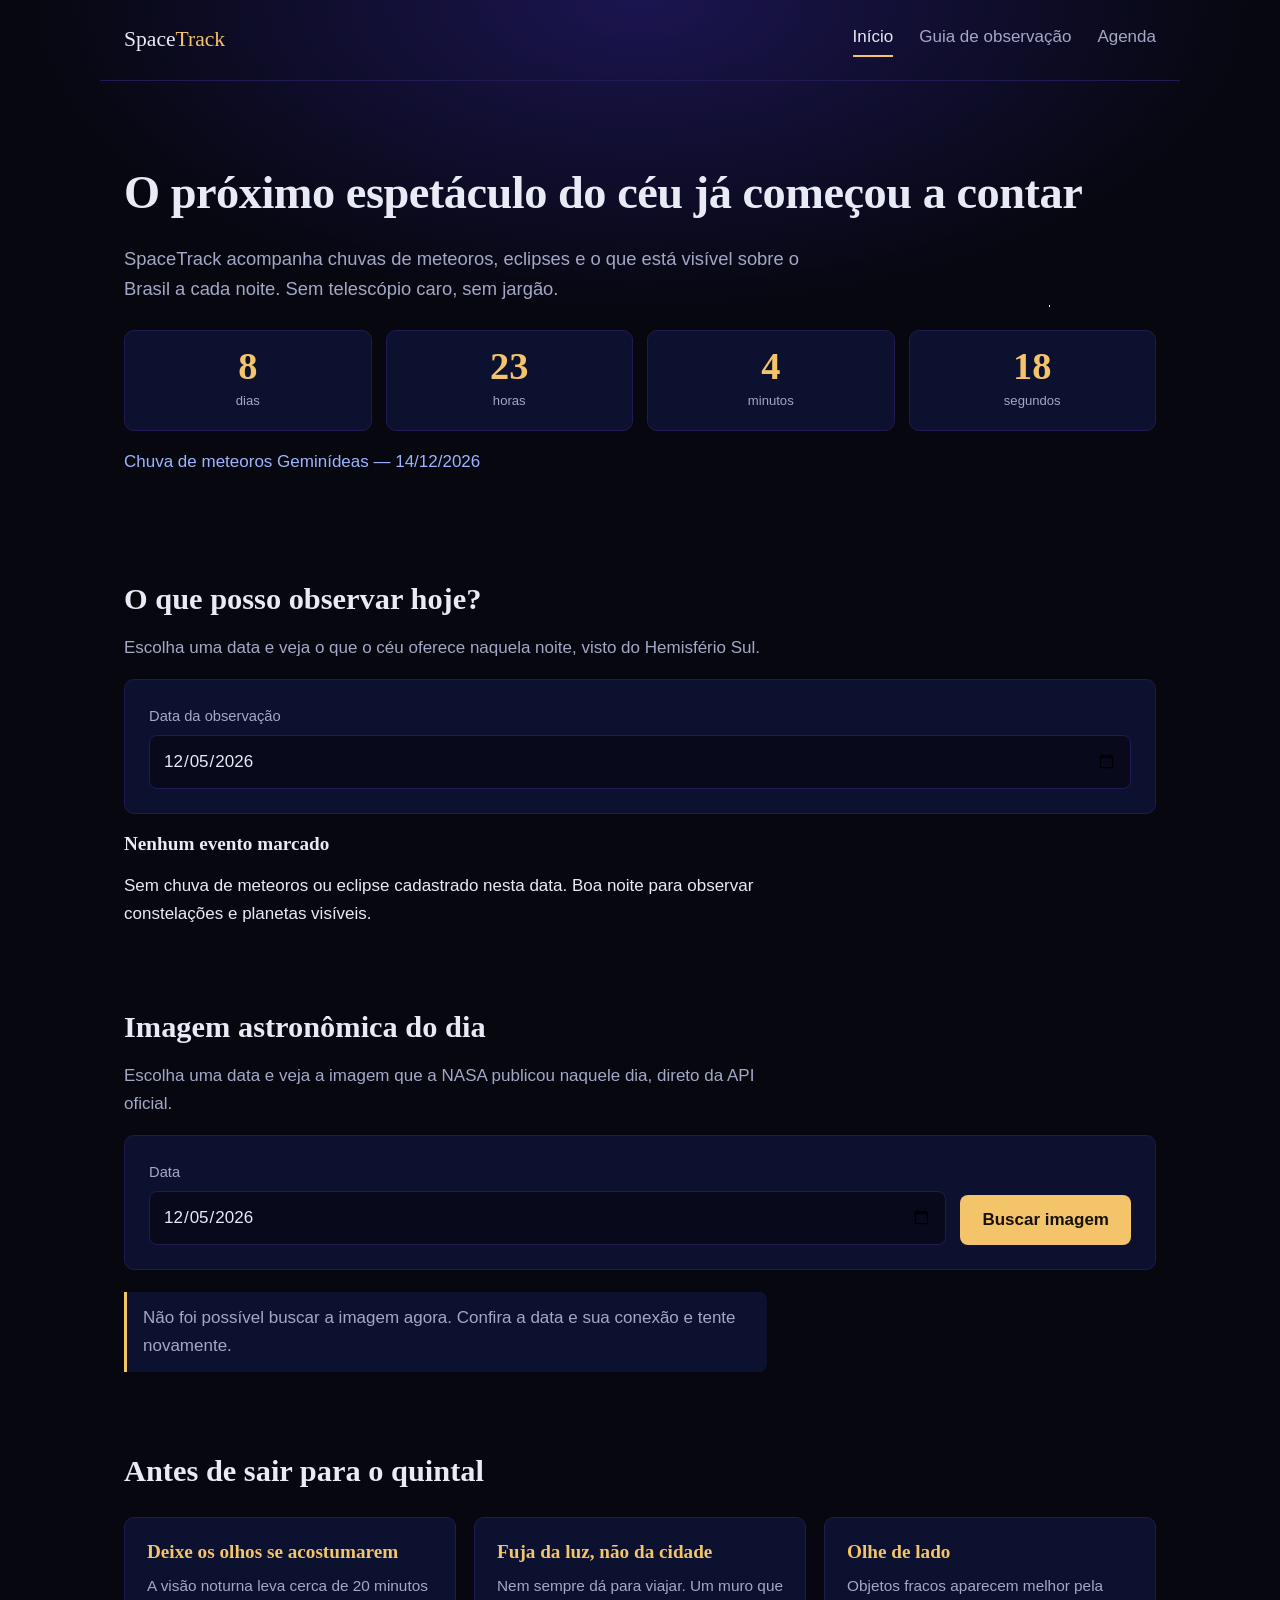
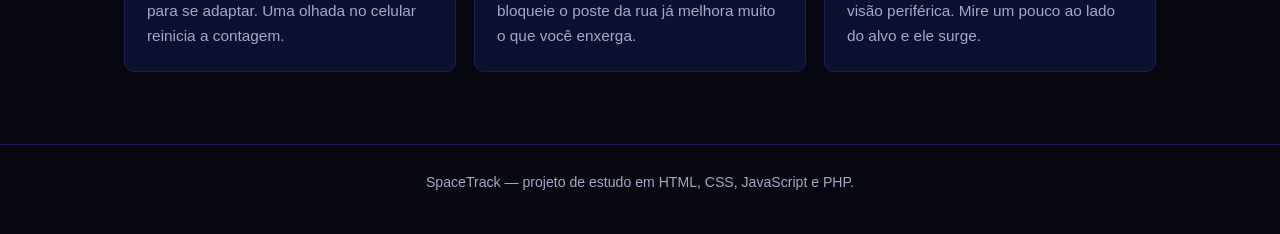
<file: SPACE-TRACK/index.html>
<!DOCTYPE html>
<html lang="pt-BR">
<head>
  <meta charset="UTF-8">
  <meta name="viewport" content="width=device-width, initial-scale=1.0">
  <title>SpaceTrack — Rastreador Espacial</title>
  <meta name="description" content="Acompanhe eventos astronômicos e descubra o que dá para observar no céu em cada noite.">
  <link rel="stylesheet" href="css/style.css">
</head>
<body>

  <!-- ===== Cabeçalho e navegação (igual nas três páginas) ===== -->
  <header class="topo">
    <a class="marca" href="index.html">Space<span>Track</span></a>
    <nav class="menu">
      <a href="index.html" class="ativo">Início</a>
      <a href="pages/guia.html">Guia de observação</a>
      <a href="pages/eventos.php">Agenda</a>
    </nav>
  </header>

  <main class="conteudo">

    <!-- ===== Hero: a contagem é o primeiro elemento a chamar atenção ===== -->
    <section class="hero">
      <h1>O próximo espetáculo do céu já começou a contar</h1>
      <p class="chamada">
        SpaceTrack acompanha chuvas de meteoros, eclipses e o que está visível
        sobre o Brasil a cada noite. Sem telescópio caro, sem jargão.
      </p>

      <!-- Os números são preenchidos pelo script.js -->
      <div class="contagem" id="contagem">
        <div><strong id="c-dias">—</strong><small>dias</small></div>
        <div><strong id="c-horas">—</strong><small>horas</small></div>
        <div><strong id="c-minutos">—</strong><small>minutos</small></div>
        <div><strong id="c-segundos">—</strong><small>segundos</small></div>
      </div>

      <p class="alvo-contagem" id="alvo-contagem">Calculando o próximo evento…</p>
    </section>

    <!-- ===== Ferramenta de observação por data ===== -->
    <section class="secao">
      <h2>O que posso observar hoje?</h2>
      <p>Escolha uma data e veja o que o céu oferece naquela noite, visto do Hemisfério Sul.</p>

      <div class="observador">
        <div class="campo">
          <label for="data-observacao">Data da observação</label>
          <input type="date" id="data-observacao">
        </div>
      </div>

      <!-- O JavaScript escreve a resposta aqui -->
      <div id="resultado-observacao"></div>
    </section>

    <!-- ===== API da NASA (APOD): imagem astronômica do dia ===== -->
    <section class="secao">
      <h2>Imagem astronômica do dia</h2>
      <p>Escolha uma data e veja a imagem que a NASA publicou naquele dia, direto da API oficial.</p>

      <div class="observador">
        <div class="campo">
          <label for="data-nasa">Data</label>
          <input type="date" id="data-nasa" min="1995-06-16">
        </div>
        <button type="button" class="botao" id="botao-nasa">Buscar imagem</button>
      </div>

      <!-- Mensagem de erro: o JavaScript mostra aqui se a busca falhar -->
      <p class="aviso" id="mensagem-nasa" hidden></p>

      <!-- Resultado: o JavaScript preenche e exibe este bloco -->
      <article class="nasa" id="resultado-nasa" hidden>
        <h3 id="titulo-nasa"></h3>
        <span class="data-tag" id="data-exibida-nasa"></span>
        <img id="imagem-nasa" alt="" hidden>
        <a id="link-nasa" target="_blank" rel="noopener" hidden>Este conteúdo é um vídeo — abrir na fonte</a>
        <p id="descricao-nasa"></p>
      </article>
    </section>

    <!-- ===== Três dicas rápidas ===== -->
    <section class="secao">
      <h2>Antes de sair para o quintal</h2>
      <div class="grade">
        <article class="cartao">
          <h3>Deixe os olhos se acostumarem</h3>
          <p>A visão noturna leva cerca de 20 minutos para se adaptar. Uma olhada no celular reinicia a contagem.</p>
        </article>
        <article class="cartao">
          <h3>Fuja da luz, não da cidade</h3>
          <p>Nem sempre dá para viajar. Um muro que bloqueie o poste da rua já melhora muito o que você enxerga.</p>
        </article>
        <article class="cartao">
          <h3>Olhe de lado</h3>
          <p>Objetos fracos aparecem melhor pela visão periférica. Mire um pouco ao lado do alvo e ele surge.</p>
        </article>
      </div>
    </section>

  </main>

  <footer class="rodape">
    SpaceTrack — projeto de estudo em HTML, CSS, JavaScript e PHP.
  </footer>

  <script src="js/script.js"></script>
</body>
</html>
</file>
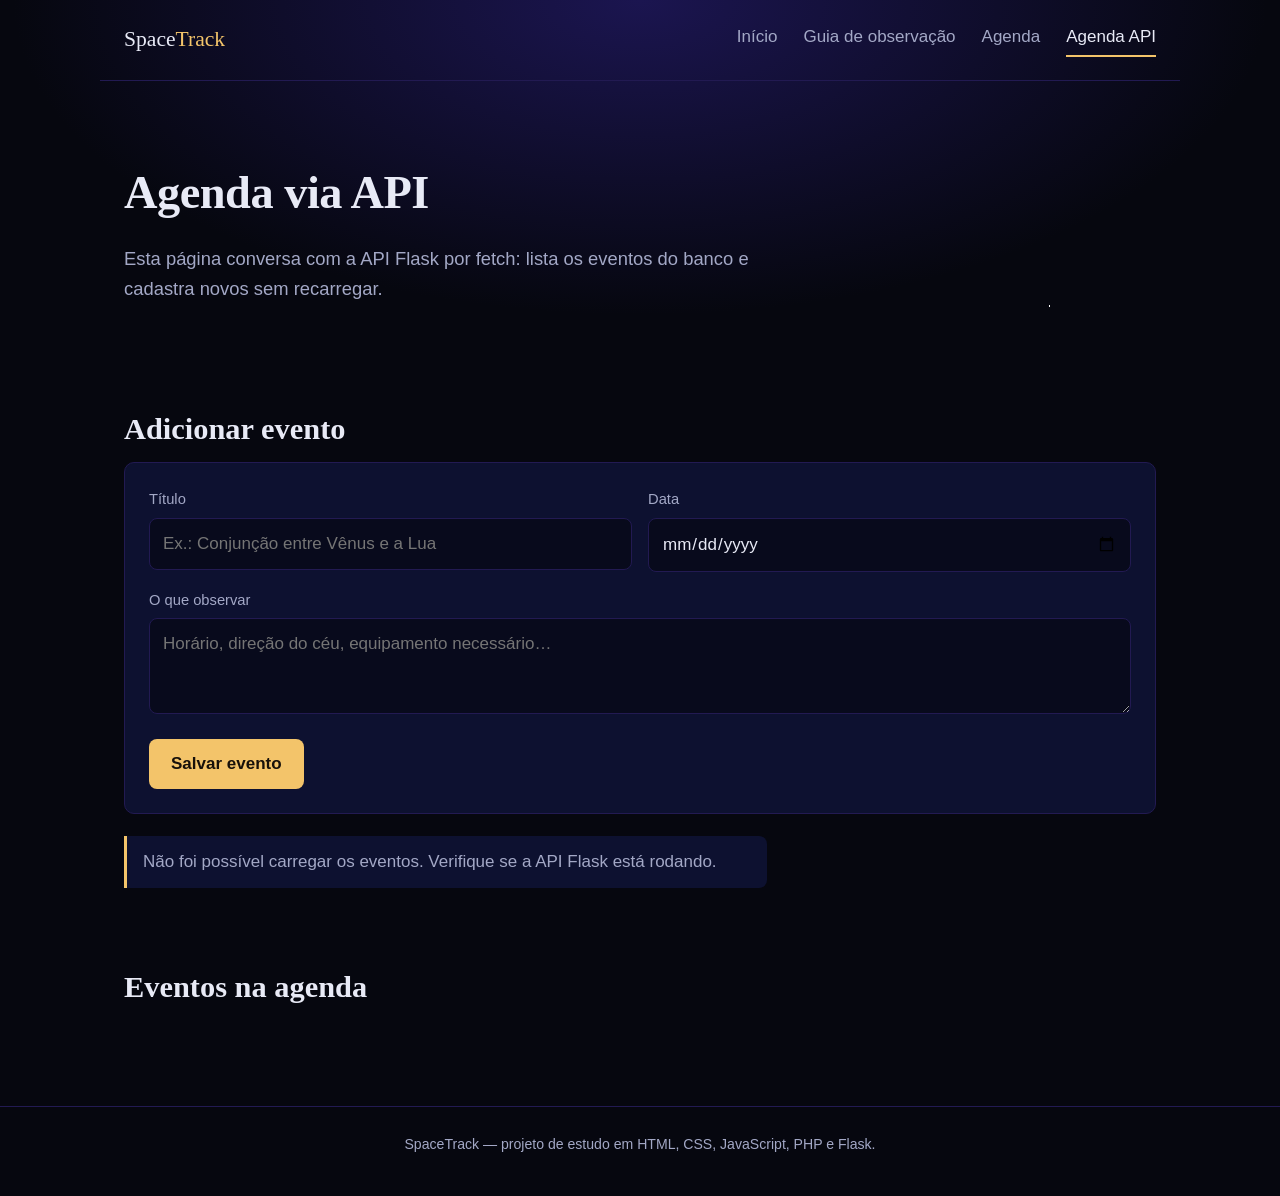
<file: SPACE-TRACK/pages/agenda-api.html>
<!DOCTYPE html>
<html lang="pt-BR">
<head>
  <meta charset="UTF-8">
  <meta name="viewport" content="width=device-width, initial-scale=1.0">
  <title>Agenda via API — SpaceTrack</title>
  <link rel="stylesheet" href="../css/style.css">
</head>
<body>

  <header class="topo">
    <a class="marca" href="../index.html">Space<span>Track</span></a>
    <nav class="menu">
      <a href="../index.html">Início</a>
      <a href="guia.html">Guia de observação</a>
      <a href="eventos.php">Agenda</a>
      <a href="agenda-api.html" class="ativo">Agenda API</a>
    </nav>
  </header>

  <main class="conteudo">

    <section class="hero">
      <h1>Agenda via API</h1>
      <p class="chamada">
        Esta página conversa com a API Flask por fetch: lista os eventos do
        banco e cadastra novos sem recarregar.
      </p>
    </section>

    <section class="secao">
      <h2>Adicionar evento</h2>

      <form class="formulario" id="form-evento">
        <div class="campo">
          <label for="titulo">Título</label>
          <input type="text" id="titulo" maxlength="120"
                 placeholder="Ex.: Conjunção entre Vênus e a Lua" required>
        </div>

        <div class="campo">
          <label for="data-evento">Data</label>
          <input type="date" id="data-evento" required>
        </div>

        <div class="campo campo-largo">
          <label for="descricao">O que observar</label>
          <textarea id="descricao"
                    placeholder="Horário, direção do céu, equipamento necessário…"></textarea>
        </div>

        <button type="submit" class="botao">Salvar evento</button>
      </form>

      <p class="aviso" id="mensagem-api" hidden></p>
    </section>

    <section class="secao">
      <h2 id="titulo-lista">Eventos na agenda</h2>
      <div class="grade" id="lista-eventos"></div>
    </section>

  </main>

  <footer class="rodape">
    SpaceTrack — projeto de estudo em HTML, CSS, JavaScript, PHP e Flask.
  </footer>

  <script src="../js/api.js"></script>
</body>
</html>
</file>
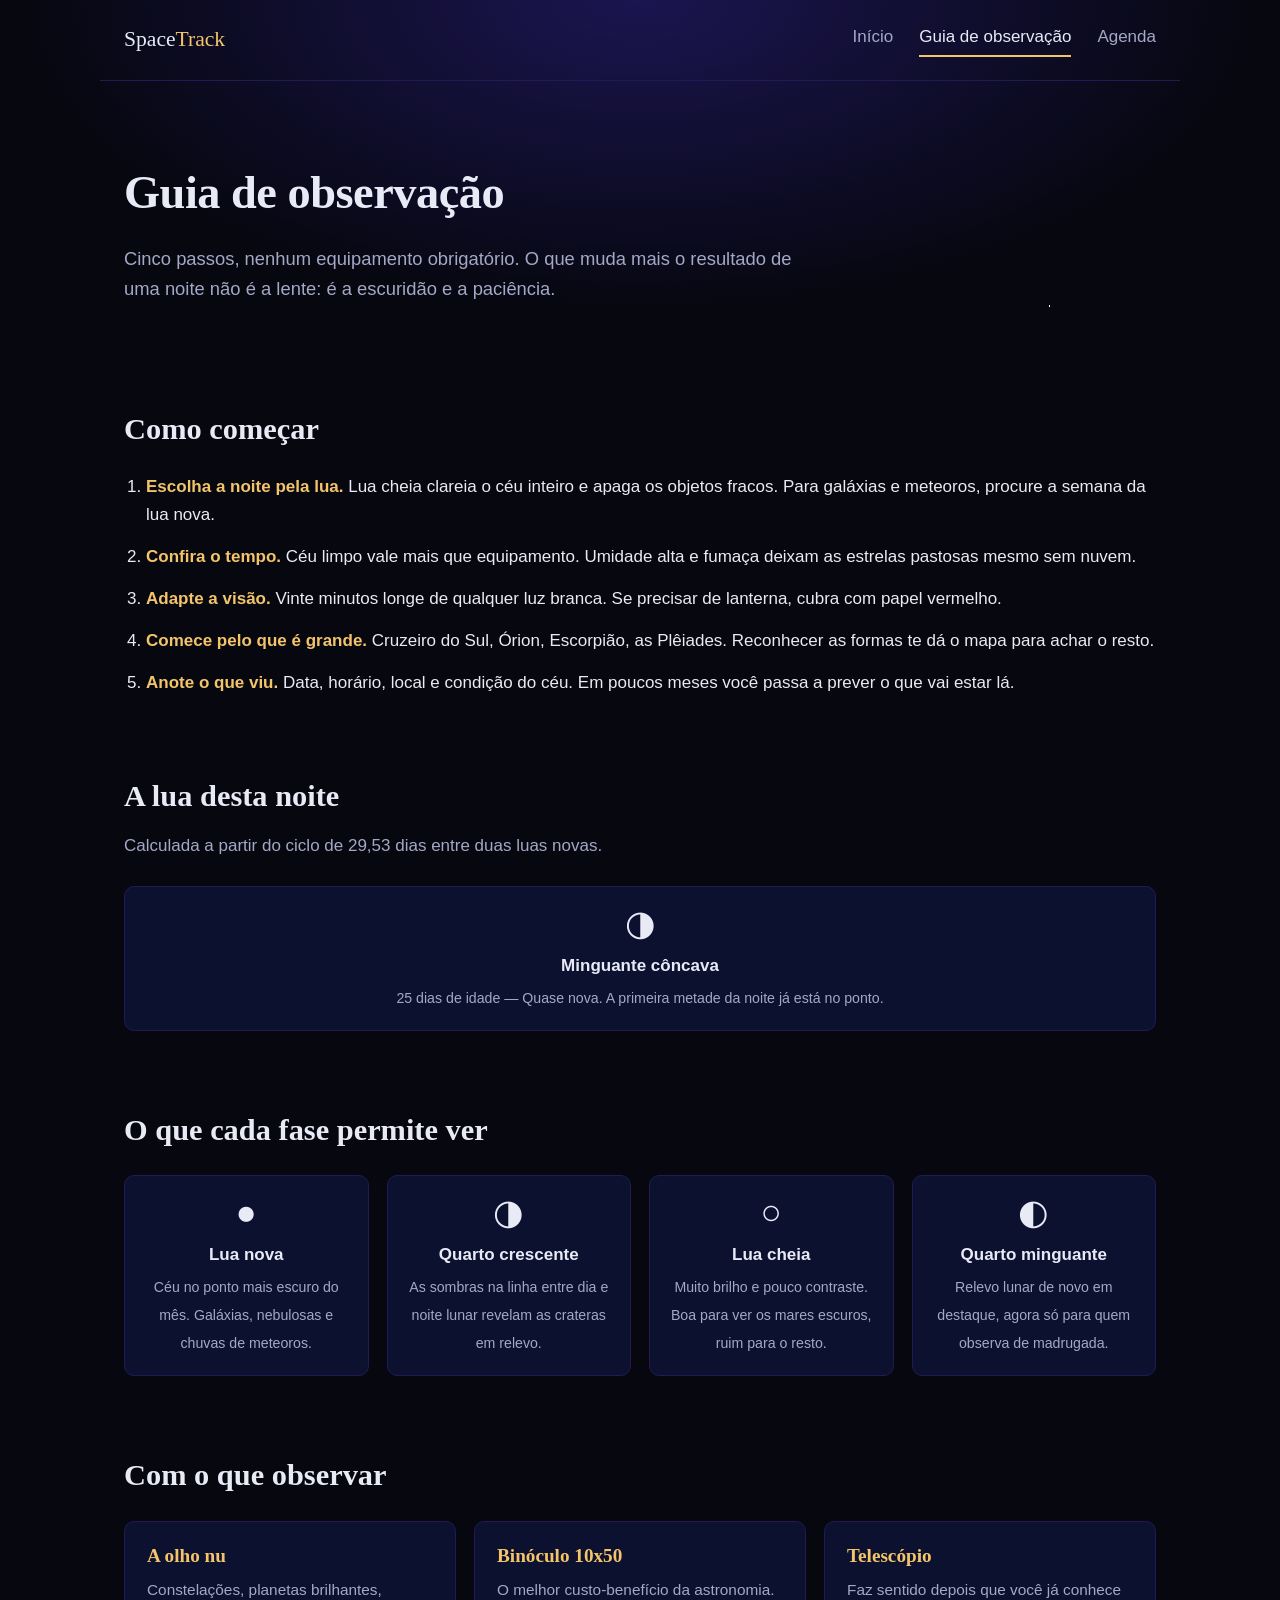
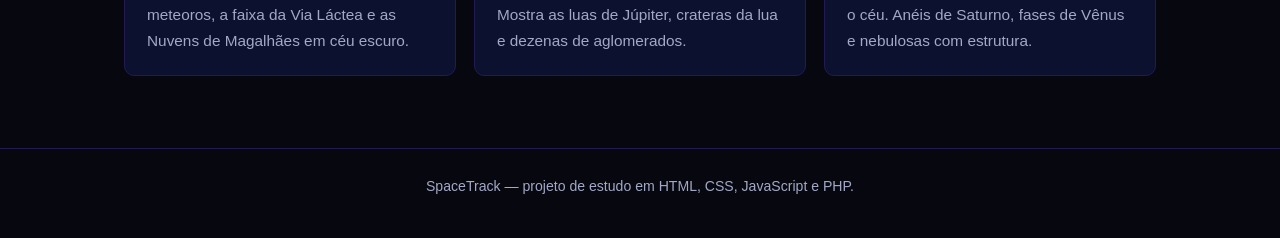
<file: SPACE-TRACK/pages/guia.html>
<!DOCTYPE html>
<html lang="pt-BR">
<head>
  <meta charset="UTF-8">
  <meta name="viewport" content="width=device-width, initial-scale=1.0">
  <title>Guia de observação — SpaceTrack</title>
  <meta name="description" content="Como começar a observar o céu noturno e como a fase da lua muda o que você consegue ver.">
  <link rel="stylesheet" href="../css/style.css">
</head>
<body>

  <header class="topo">
    <a class="marca" href="../index.html">Space<span>Track</span></a>
    <nav class="menu">
      <a href="../index.html">Início</a>
      <a href="guia.html" class="ativo">Guia de observação</a>
      <a href="eventos.php">Agenda</a>
    </nav>
  </header>

  <main class="conteudo">

    <section class="hero">
      <h1>Guia de observação</h1>
      <p class="chamada">
        Cinco passos, nenhum equipamento obrigatório. O que muda mais o resultado
        de uma noite não é a lente: é a escuridão e a paciência.
      </p>
    </section>

    <!-- ===== Passos: aqui a numeração faz sentido, é uma sequência ===== -->
    <section class="secao">
      <h2>Como começar</h2>
      <ol class="passos">
        <li><strong>Escolha a noite pela lua.</strong> Lua cheia clareia o céu inteiro e apaga os objetos fracos. Para galáxias e meteoros, procure a semana da lua nova.</li>
        <li><strong>Confira o tempo.</strong> Céu limpo vale mais que equipamento. Umidade alta e fumaça deixam as estrelas pastosas mesmo sem nuvem.</li>
        <li><strong>Adapte a visão.</strong> Vinte minutos longe de qualquer luz branca. Se precisar de lanterna, cubra com papel vermelho.</li>
        <li><strong>Comece pelo que é grande.</strong> Cruzeiro do Sul, Órion, Escorpião, as Plêiades. Reconhecer as formas te dá o mapa para achar o resto.</li>
        <li><strong>Anote o que viu.</strong> Data, horário, local e condição do céu. Em poucos meses você passa a prever o que vai estar lá.</li>
      </ol>
    </section>

    <!-- ===== Fase da lua de hoje, calculada pelo JavaScript ===== -->
    <section class="secao">
      <h2>A lua desta noite</h2>
      <p>Calculada a partir do ciclo de 29,53 dias entre duas luas novas.</p>
      <ul class="luas">
        <li id="fase-lua">Calculando a fase…</li>
      </ul>
    </section>

    <!-- ===== Referência fixa das quatro fases principais ===== -->
    <section class="secao">
      <h2>O que cada fase permite ver</h2>
      <ul class="luas">
        <li>
          <span class="disco">●</span>
          <strong>Lua nova</strong>
          <small>Céu no ponto mais escuro do mês. Galáxias, nebulosas e chuvas de meteoros.</small>
        </li>
        <li>
          <span class="disco">◑</span>
          <strong>Quarto crescente</strong>
          <small>As sombras na linha entre dia e noite lunar revelam as crateras em relevo.</small>
        </li>
        <li>
          <span class="disco">○</span>
          <strong>Lua cheia</strong>
          <small>Muito brilho e pouco contraste. Boa para ver os mares escuros, ruim para o resto.</small>
        </li>
        <li>
          <span class="disco">◐</span>
          <strong>Quarto minguante</strong>
          <small>Relevo lunar de novo em destaque, agora só para quem observa de madrugada.</small>
        </li>
      </ul>
    </section>

    <!-- ===== Equipamento ===== -->
    <section class="secao">
      <h2>Com o que observar</h2>
      <div class="grade">
        <article class="cartao">
          <h3>A olho nu</h3>
          <p>Constelações, planetas brilhantes, meteoros, a faixa da Via Láctea e as Nuvens de Magalhães em céu escuro.</p>
        </article>
        <article class="cartao">
          <h3>Binóculo 10x50</h3>
          <p>O melhor custo-benefício da astronomia. Mostra as luas de Júpiter, crateras da lua e dezenas de aglomerados.</p>
        </article>
        <article class="cartao">
          <h3>Telescópio</h3>
          <p>Faz sentido depois que você já conhece o céu. Anéis de Saturno, fases de Vênus e nebulosas com estrutura.</p>
        </article>
      </div>
    </section>

  </main>

  <footer class="rodape">
    SpaceTrack — projeto de estudo em HTML, CSS, JavaScript e PHP.
  </footer>

  <script src="../java/script.js"></script>
</body>
</html>
</file>
<file: SPACE-TRACK/css/style.css>
/* ===========================================================
   SpaceTrack — folha de estilo única
   Organização do arquivo:
   1. Variáveis e reset
   2. Tipografia
   3. Cabeçalho e navegação
   4. Blocos de conteúdo (seções, cartões, grades)
   5. Formulários e botões
   6. Componentes específicos (contagem, observação, luas)
   7. Rodapé
   8. Responsividade
   =========================================================== */

/* ---------- 1. Variáveis e reset ---------- */
:root {
  --ceu-profundo: #06070f;   /* fundo geral, quase o preto do céu */
  --ceu-noite:    #0d1130;   /* superfícies elevadas */
  --violeta:      #221a52;   /* bordas e realces frios */
  --azul-estrela: #9fb4ff;   /* texto de apoio, links */
  --ambar:        #f3c46a;   /* cor de destaque: luz de estrela */
  --texto:        #e8eaf6;
  --texto-suave:  #a3a8c6;
  --largura:      1080px;
}

* { box-sizing: border-box; }

body {
  margin: 0;
  background-color: var(--ceu-profundo);
  /* Campo de estrelas feito só com gradientes: sem imagem, sem peso extra. */
  background-image:
    radial-gradient(1px 1px at 12% 18%, #ffffff 50%, transparent 50%),
    radial-gradient(1px 1px at 68% 8%,  #cfd8ff 50%, transparent 50%),
    radial-gradient(2px 2px at 82% 34%, #ffffff 50%, transparent 50%),
    radial-gradient(1px 1px at 33% 62%, #ffe9b8 50%, transparent 50%),
    radial-gradient(1px 1px at 91% 71%, #ffffff 50%, transparent 50%),
    radial-gradient(1px 1px at 22% 88%, #cfd8ff 50%, transparent 50%),
    radial-gradient(ellipse 70% 50% at 50% 0%, #1b1550 0%, transparent 70%);
  background-attachment: fixed;
  color: var(--texto);
  font-family: "Segoe UI", Roboto, Helvetica, Arial, sans-serif;
  font-size: 17px;
  line-height: 1.65;
}

/* ---------- 2. Tipografia ---------- */
h1, h2, h3 {
  /* Serifa antiga, como as cartas celestes impressas dos séculos passados. */
  font-family: "Iowan Old Style", "Palatino Linotype", Palatino, Georgia, serif;
  font-weight: 600;
  line-height: 1.2;
  margin: 0 0 .5em;
}

h1 { font-size: 2.9rem; letter-spacing: -0.5px; }
h2 { font-size: 1.9rem; }
h3 { font-size: 1.2rem; }

p { max-width: 68ch; }

a { color: var(--azul-estrela); }

/* ---------- 3. Cabeçalho e navegação ---------- */
.topo {
  display: flex;
  flex-wrap: wrap;
  align-items: center;
  justify-content: space-between;
  gap: 16px;
  max-width: var(--largura);
  margin: 0 auto;
  padding: 22px 24px;
  border-bottom: 1px solid var(--violeta);
}

.marca {
  font-family: "Iowan Old Style", Palatino, Georgia, serif;
  font-size: 1.35rem;
  color: var(--texto);
  text-decoration: none;
}

.marca span { color: var(--ambar); }

.menu {
  display: flex;
  gap: 26px;
}

.menu a {
  color: var(--texto-suave);
  text-decoration: none;
  padding-bottom: 4px;
  border-bottom: 2px solid transparent;
}

.menu a:hover,
.menu a.ativo {
  color: var(--texto);
  border-bottom-color: var(--ambar);
}

/* ---------- 4. Blocos de conteúdo ---------- */
.conteudo {
  max-width: var(--largura);
  margin: 0 auto;
  padding: 0 24px 72px;
}

.secao { padding-top: 64px; }

.secao > p { color: var(--texto-suave); }

.hero {
  padding: 84px 0 24px;
}

.hero p.chamada {
  font-size: 1.15rem;
  color: var(--texto-suave);
}

/* Grade genérica de cartões, usada em várias páginas. */
.grade {
  display: flex;
  flex-wrap: wrap;
  gap: 18px;
  margin-top: 28px;
}

.cartao {
  flex: 1 1 280px;
  background: var(--ceu-noite);
  border: 1px solid var(--violeta);
  border-radius: 10px;
  padding: 22px;
}

.cartao h3 { color: var(--ambar); }

.cartao p {
  margin: 0;
  color: var(--texto-suave);
  font-size: .96rem;
}

.data-tag {
  display: inline-block;
  margin-bottom: 10px;
  font-size: .82rem;
  color: var(--azul-estrela);
  border: 1px solid var(--violeta);
  border-radius: 999px;
  padding: 2px 10px;
}

/* ---------- 5. Formulários e botões ---------- */
label {
  display: block;
  margin-bottom: 6px;
  font-size: .92rem;
  color: var(--texto-suave);
}

input, textarea {
  width: 100%;
  background: #080a1c;
  border: 1px solid var(--violeta);
  border-radius: 8px;
  color: var(--texto);
  font: inherit;
  padding: 11px 13px;
}

input:focus, textarea:focus, a:focus, button:focus {
  outline: 2px solid var(--ambar);
  outline-offset: 2px;
}

textarea { min-height: 96px; resize: vertical; }

.formulario {
  display: flex;
  flex-wrap: wrap;
  gap: 16px;
  background: var(--ceu-noite);
  border: 1px solid var(--violeta);
  border-radius: 10px;
  padding: 24px;
}

.campo { flex: 1 1 240px; }

.campo-largo { flex: 1 1 100%; }

.botao {
  background: var(--ambar);
  border: none;
  border-radius: 8px;
  color: #17110a;
  cursor: pointer;
  font: inherit;
  font-weight: 600;
  padding: 11px 22px;
}

.botao:hover { background: #ffd582; }

.botao-apagar {
  background: transparent;
  border: 1px solid #6b2b3c;
  border-radius: 8px;
  color: #ff9aae;
  cursor: pointer;
  font: inherit;
  font-size: .88rem;
  padding: 6px 14px;
}

.botao-apagar:hover { background: #2a0f18; }

/* Mensagem de retorno das operações do banco. */
.aviso {
  margin-top: 22px;
  border-left: 3px solid var(--ambar);
  background: var(--ceu-noite);
  border-radius: 0 8px 8px 0;
  padding: 12px 16px;
  color: var(--texto);
}

/* Estado vazio: convida a agir em vez de só informar. */
.vazio {
  border: 1px dashed var(--violeta);
  border-radius: 10px;
  padding: 30px;
  text-align: center;
  color: var(--texto-suave);
}

/* ---------- 6. Componentes específicos ---------- */

/* Contagem regressiva */
.contagem {
  display: flex;
  flex-wrap: wrap;
  gap: 14px;
  margin: 26px 0 10px;
}

.contagem div {
  flex: 1 1 110px;
  background: var(--ceu-noite);
  border: 1px solid var(--violeta);
  border-radius: 10px;
  padding: 16px;
  text-align: center;
}

.contagem strong {
  display: block;
  font-family: "Iowan Old Style", Palatino, Georgia, serif;
  font-size: 2.4rem;
  color: var(--ambar);
  line-height: 1;
}

.contagem small {
  color: var(--texto-suave);
  font-size: .82rem;
}

.alvo-contagem { color: var(--azul-estrela); }

/* Ferramenta "O que posso observar hoje?" */
.observador {
  display: flex;
  flex-wrap: wrap;
  align-items: flex-end;
  gap: 14px;
  background: var(--ceu-noite);
  border: 1px solid var(--violeta);
  border-radius: 10px;
  padding: 24px;
}

.observador .campo { flex: 1 1 220px; }

#resultado-observacao {
  margin-top: 18px;
  min-height: 60px;
}

#resultado-observacao h3 { margin-bottom: 4px; }

/* Imagem astronômica do dia (API da NASA).
   Sem "display" aqui de propósito: ele anularia o atributo hidden. */
.nasa {
  margin-top: 22px;
  background: var(--ceu-noite);
  border: 1px solid var(--violeta);
  border-radius: 10px;
  padding: 22px;
}

.nasa h3 { color: var(--ambar); }

.nasa img {
  max-width: 100%;
  height: auto;
  border-radius: 8px;
  margin: 14px 0;
}

.nasa p { color: var(--texto-suave); font-size: .96rem; }

/* Fases da lua */
.luas {
  display: flex;
  flex-wrap: wrap;
  gap: 18px;
  margin-top: 26px;
  list-style: none;
  padding: 0;
}

.luas li {
  flex: 1 1 160px;
  text-align: center;
  background: var(--ceu-noite);
  border: 1px solid var(--violeta);
  border-radius: 10px;
  padding: 18px;
}

.luas .disco {
  font-size: 2.2rem;
  line-height: 1;
}

.luas strong { display: block; margin: 8px 0 4px; }

.luas small { color: var(--texto-suave); }

/* Lista de passos do guia: aqui a numeração faz sentido, é uma sequência. */
.passos {
  margin-top: 26px;
  padding-left: 22px;
}

.passos li { margin-bottom: 14px; }

.passos strong { color: var(--ambar); }

/* ---------- 7. Rodapé ---------- */
.rodape {
  border-top: 1px solid var(--violeta);
  color: var(--texto-suave);
  font-size: .88rem;
  padding: 26px 24px 40px;
  text-align: center;
}

/* ---------- 8. Responsividade ---------- */
@media (max-width: 720px) {
  h1 { font-size: 2.1rem; }
  h2 { font-size: 1.5rem; }

  .topo { justify-content: center; }
  .menu { gap: 18px; flex-wrap: wrap; justify-content: center; }
  .hero { padding-top: 48px; }
  .contagem strong { font-size: 1.9rem; }
  .botao { width: 100%; }
}

/* Respeita quem prefere menos movimento na tela. */
@media (prefers-reduced-motion: reduce) {
  * { transition: none !important; animation: none !important; }
}
</file>
